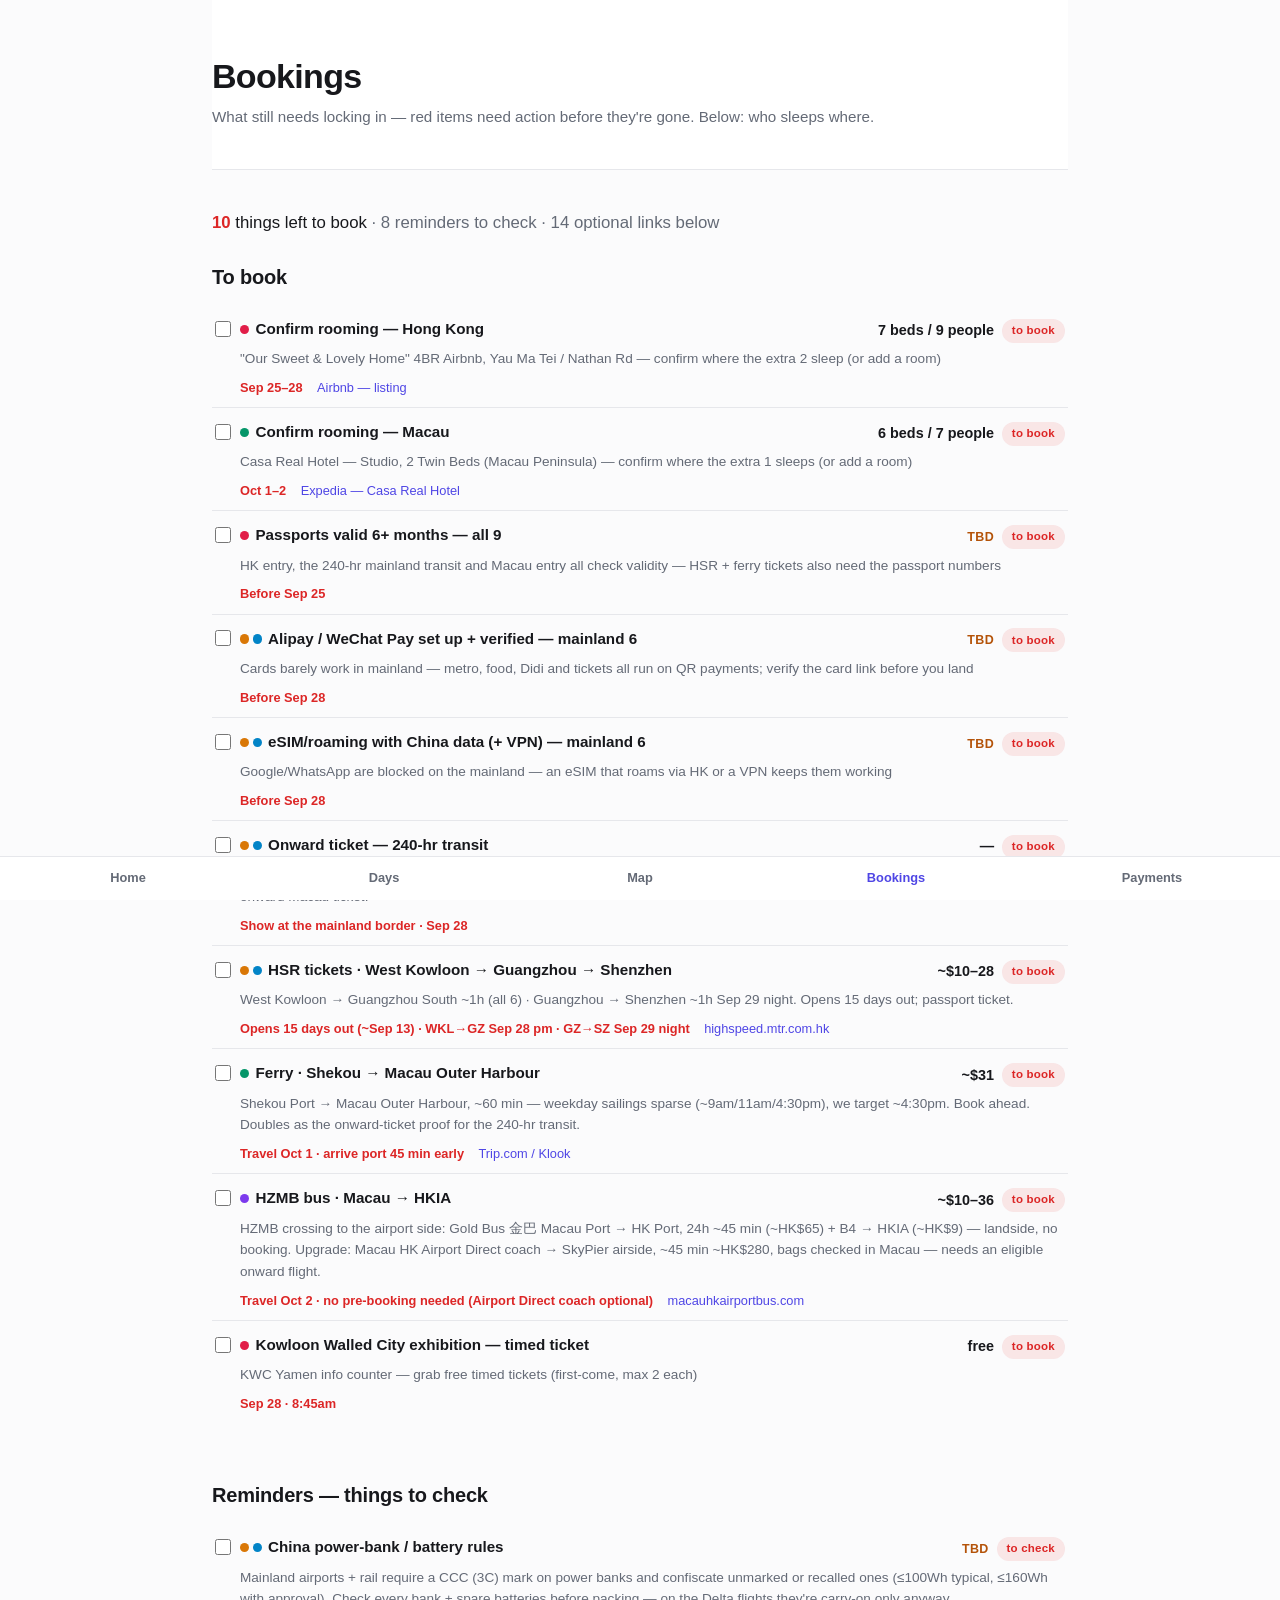
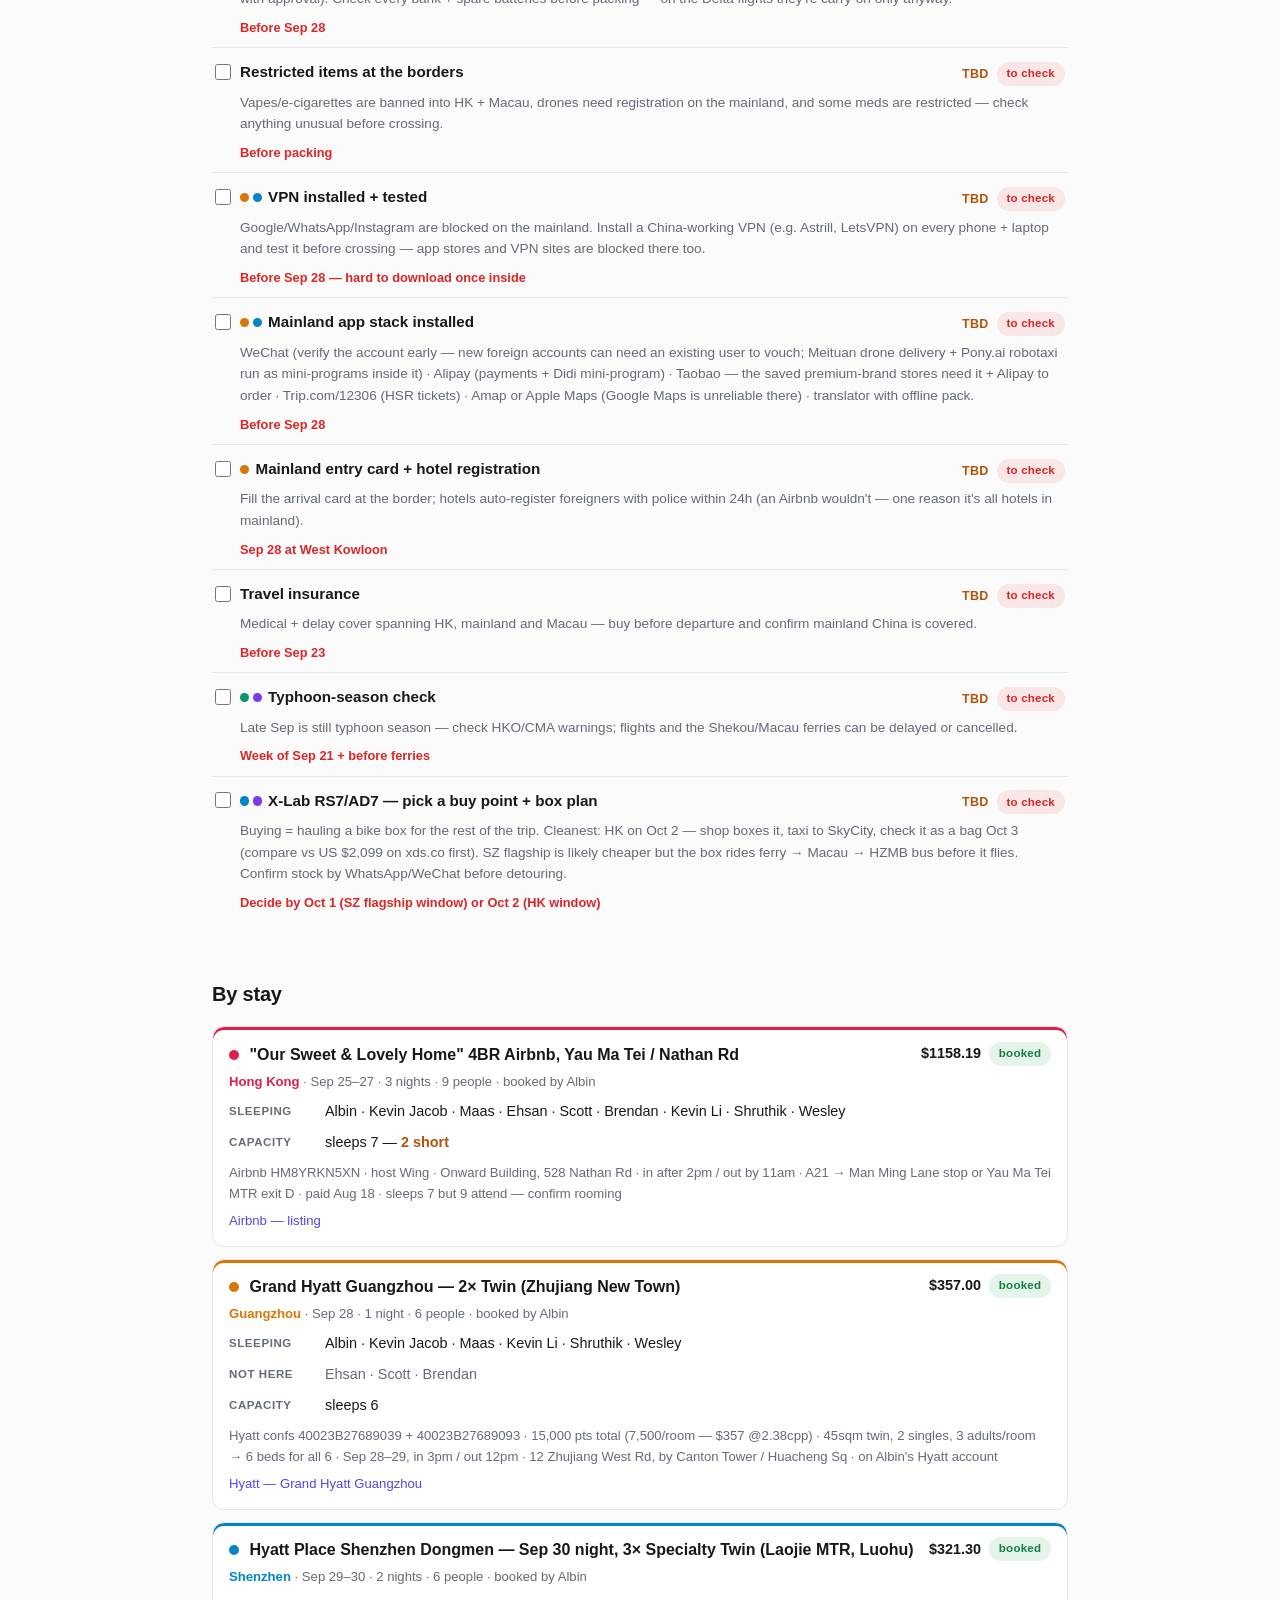
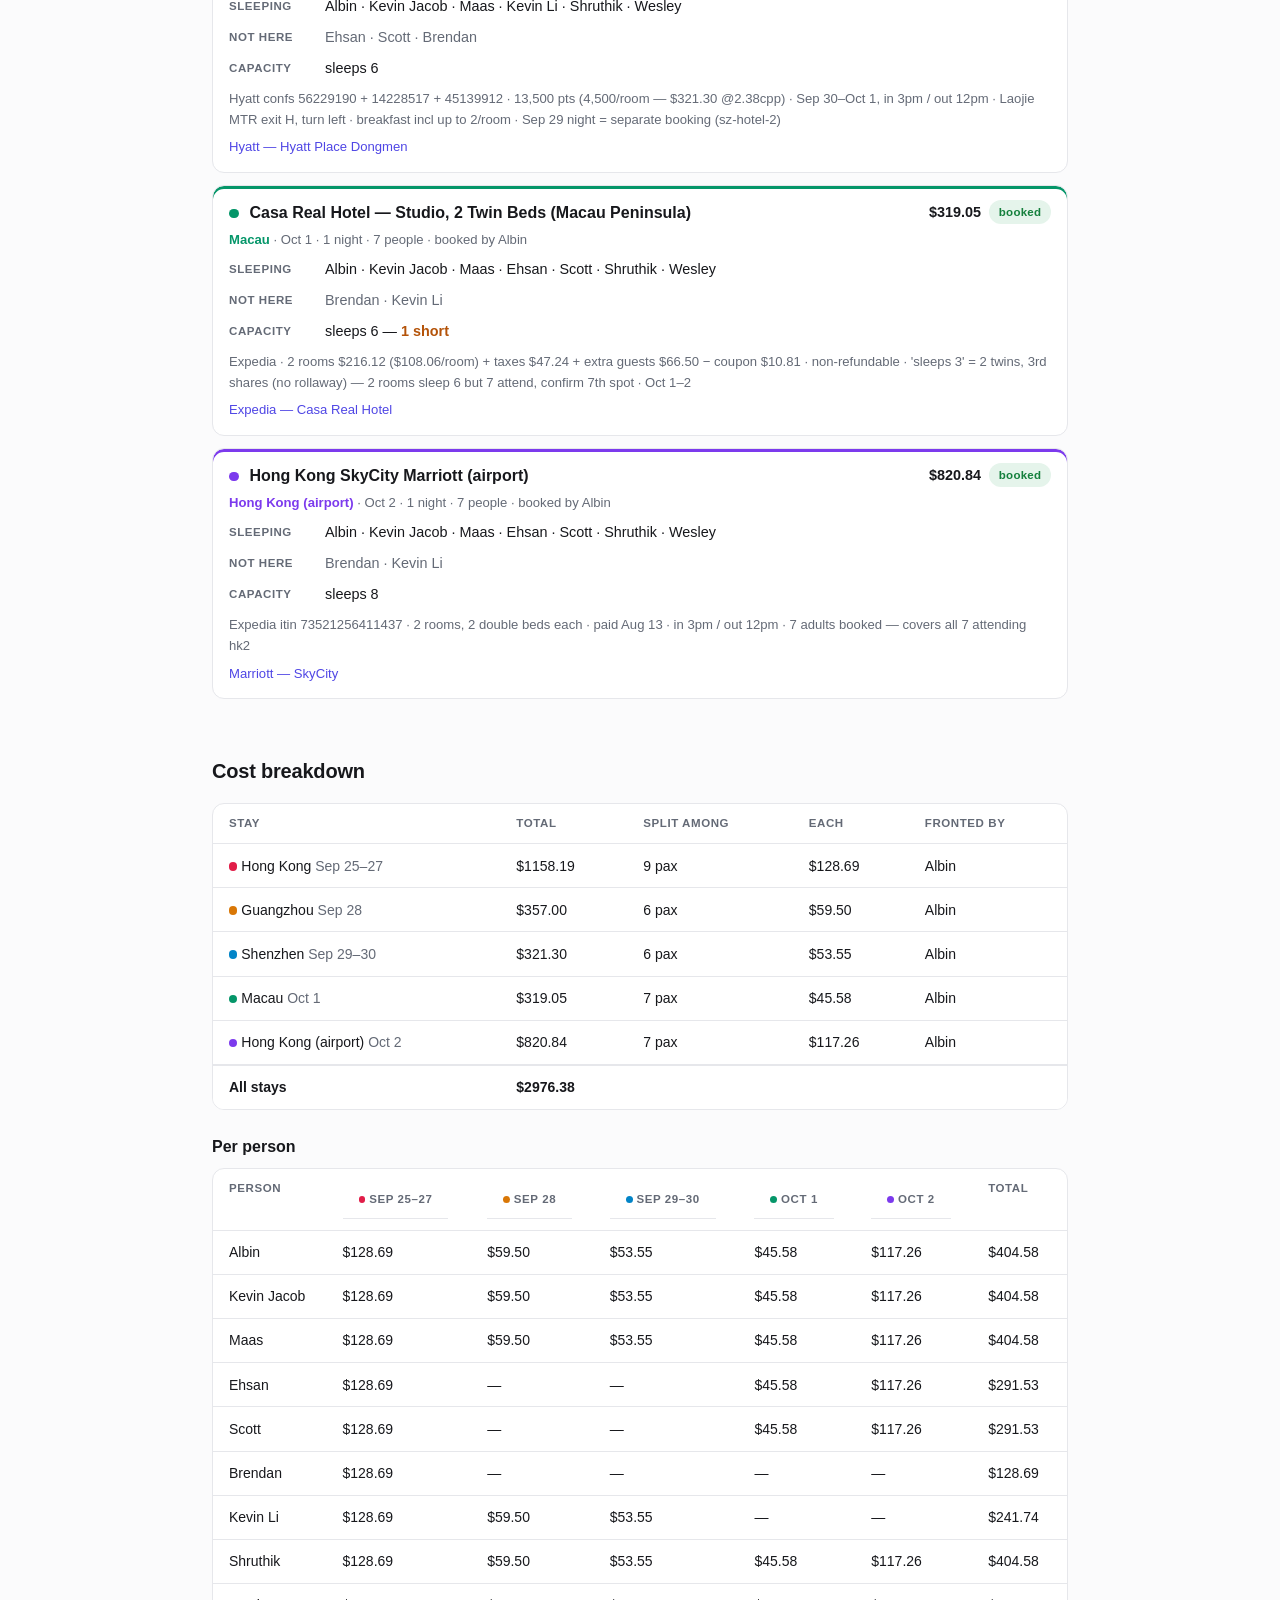
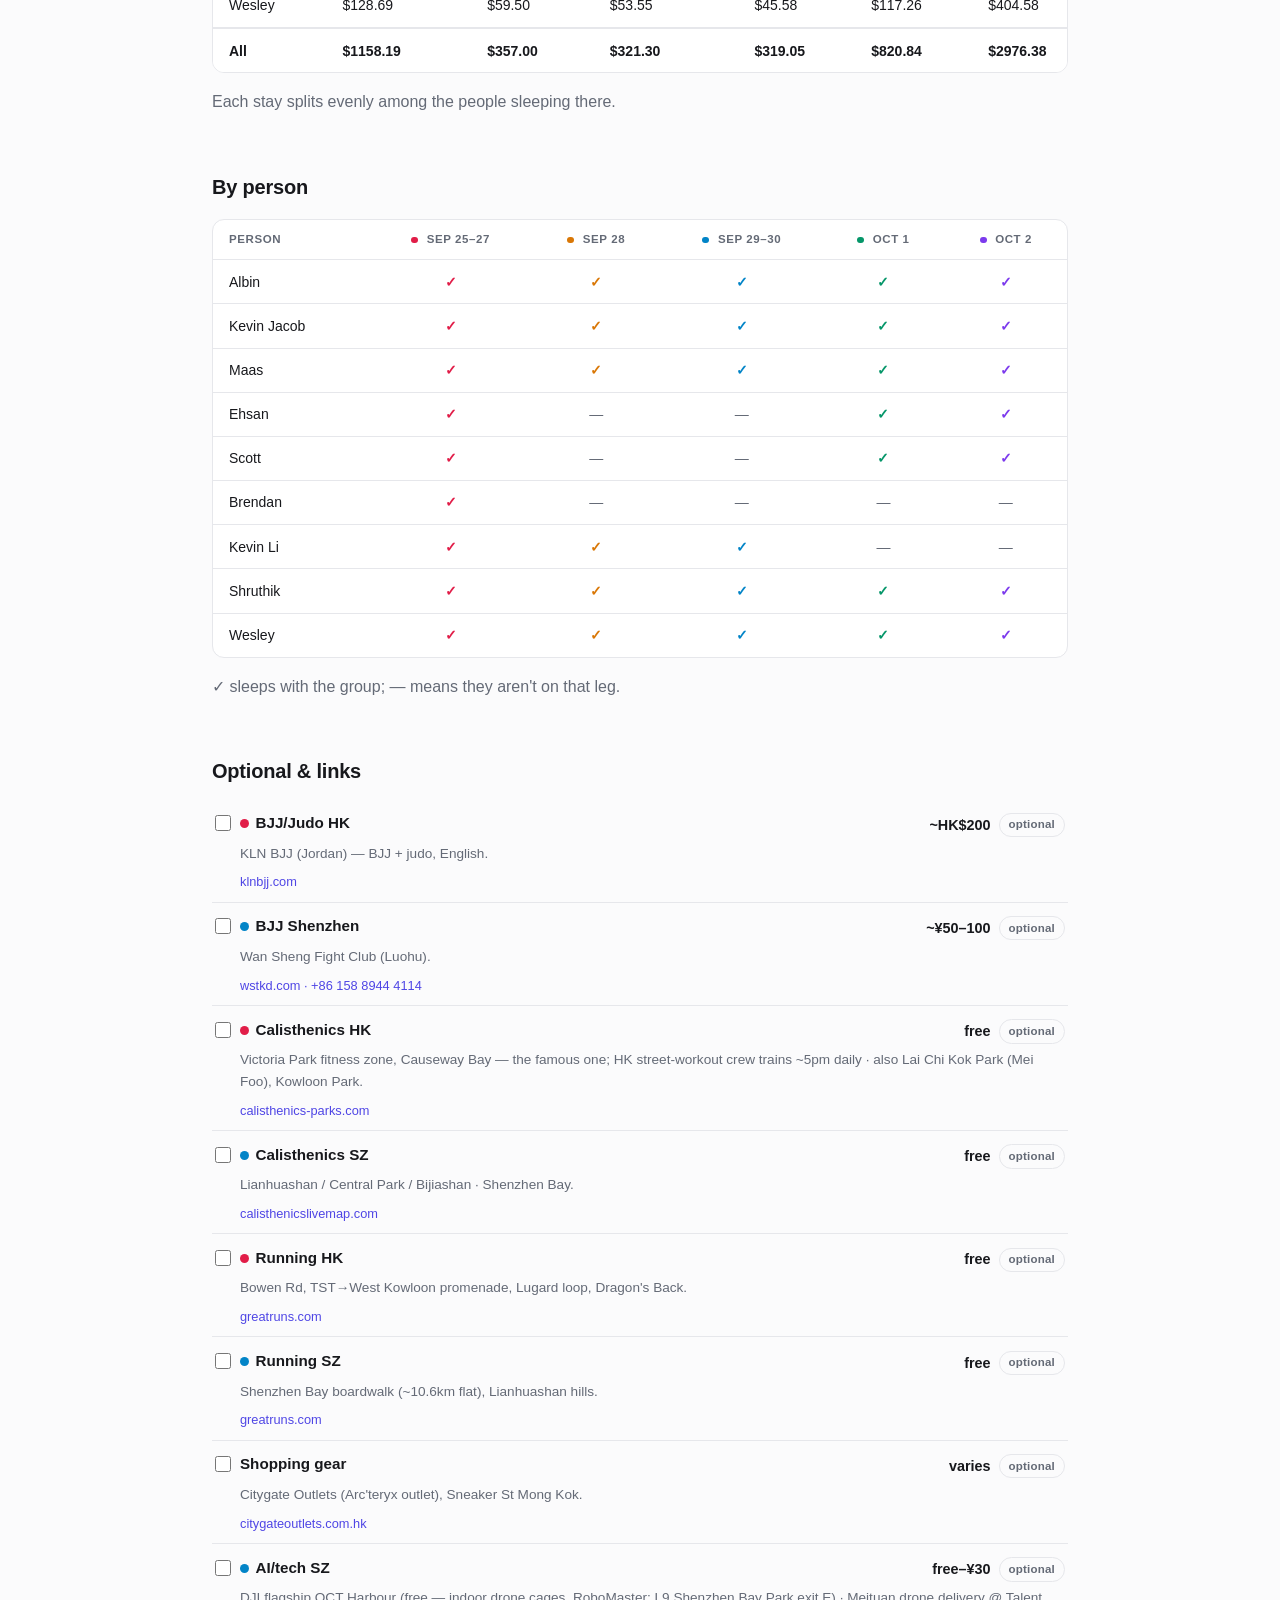
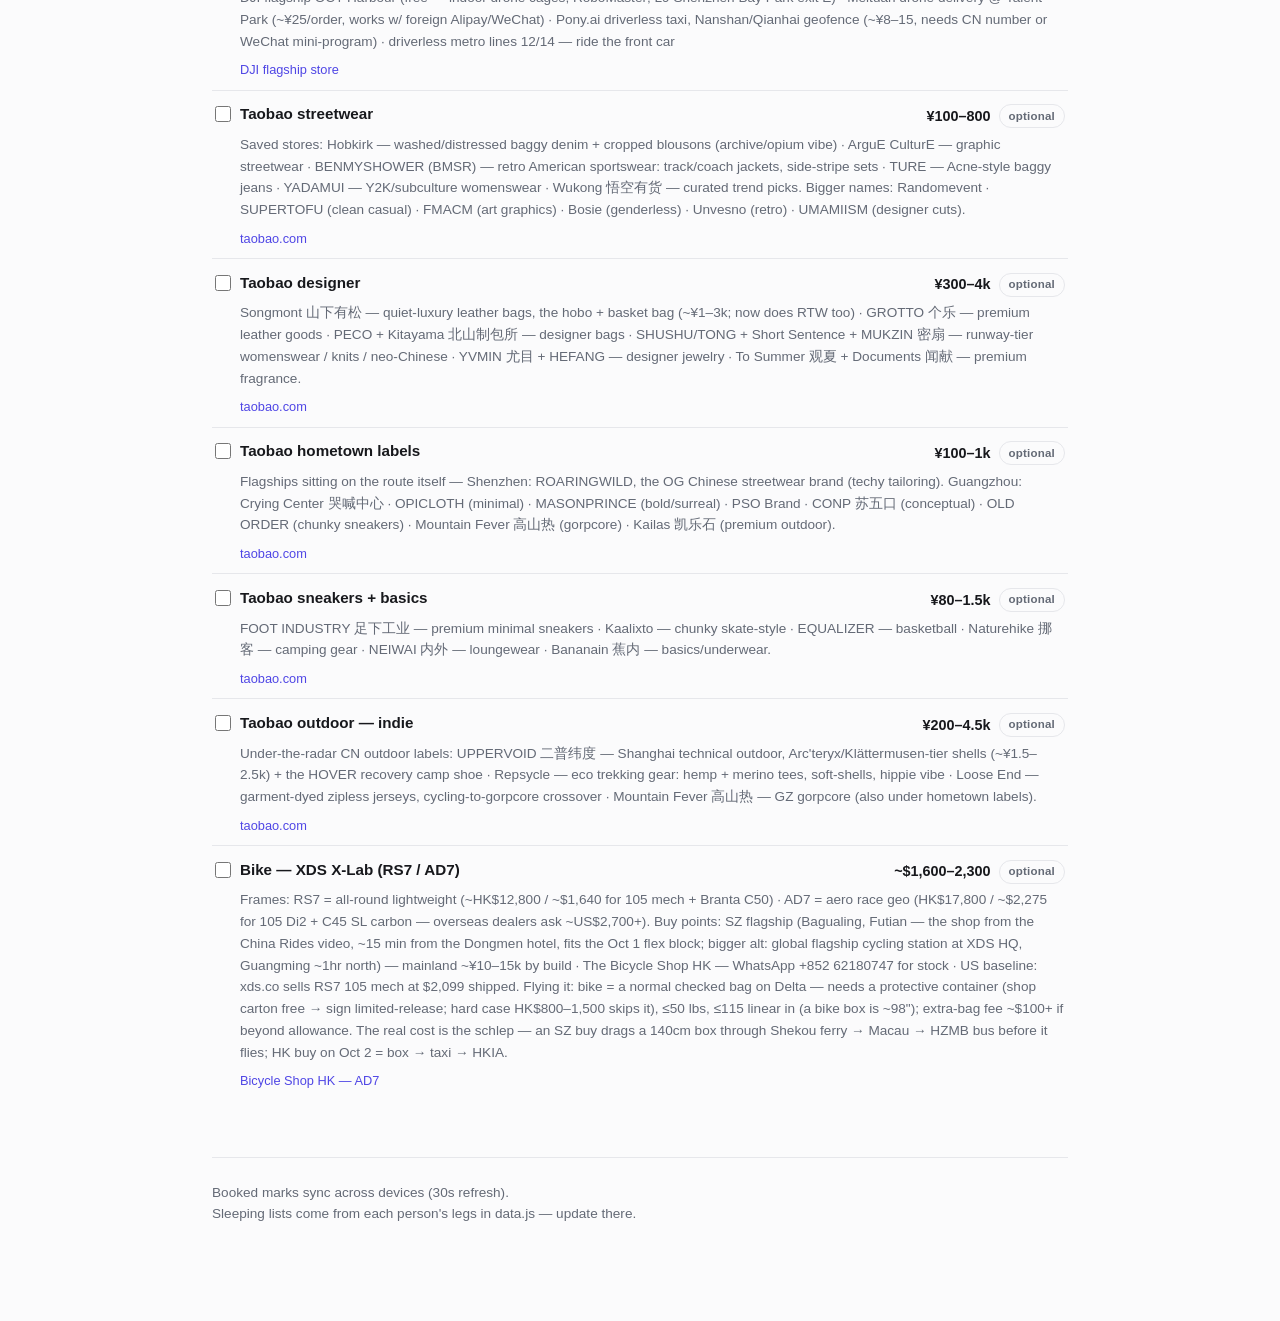
<file: hotels.html>
<!doctype html>
<html lang="en">
<head>
  <meta charset="utf-8">
  <meta name="viewport" content="width=device-width, initial-scale=1">
  <meta http-equiv="refresh" content="0; url=bookings.html">
  <title>Hotels → Bookings · HK · Guangzhou · Shenzhen · Macau 2026</title>
  <link rel="canonical" href="bookings.html">
</head>
<body>
  <p>Hotels merged into <a href="bookings.html">Bookings</a>.</p>
  <script>location.replace("bookings.html");</script>
</body>
</html>
</file>
